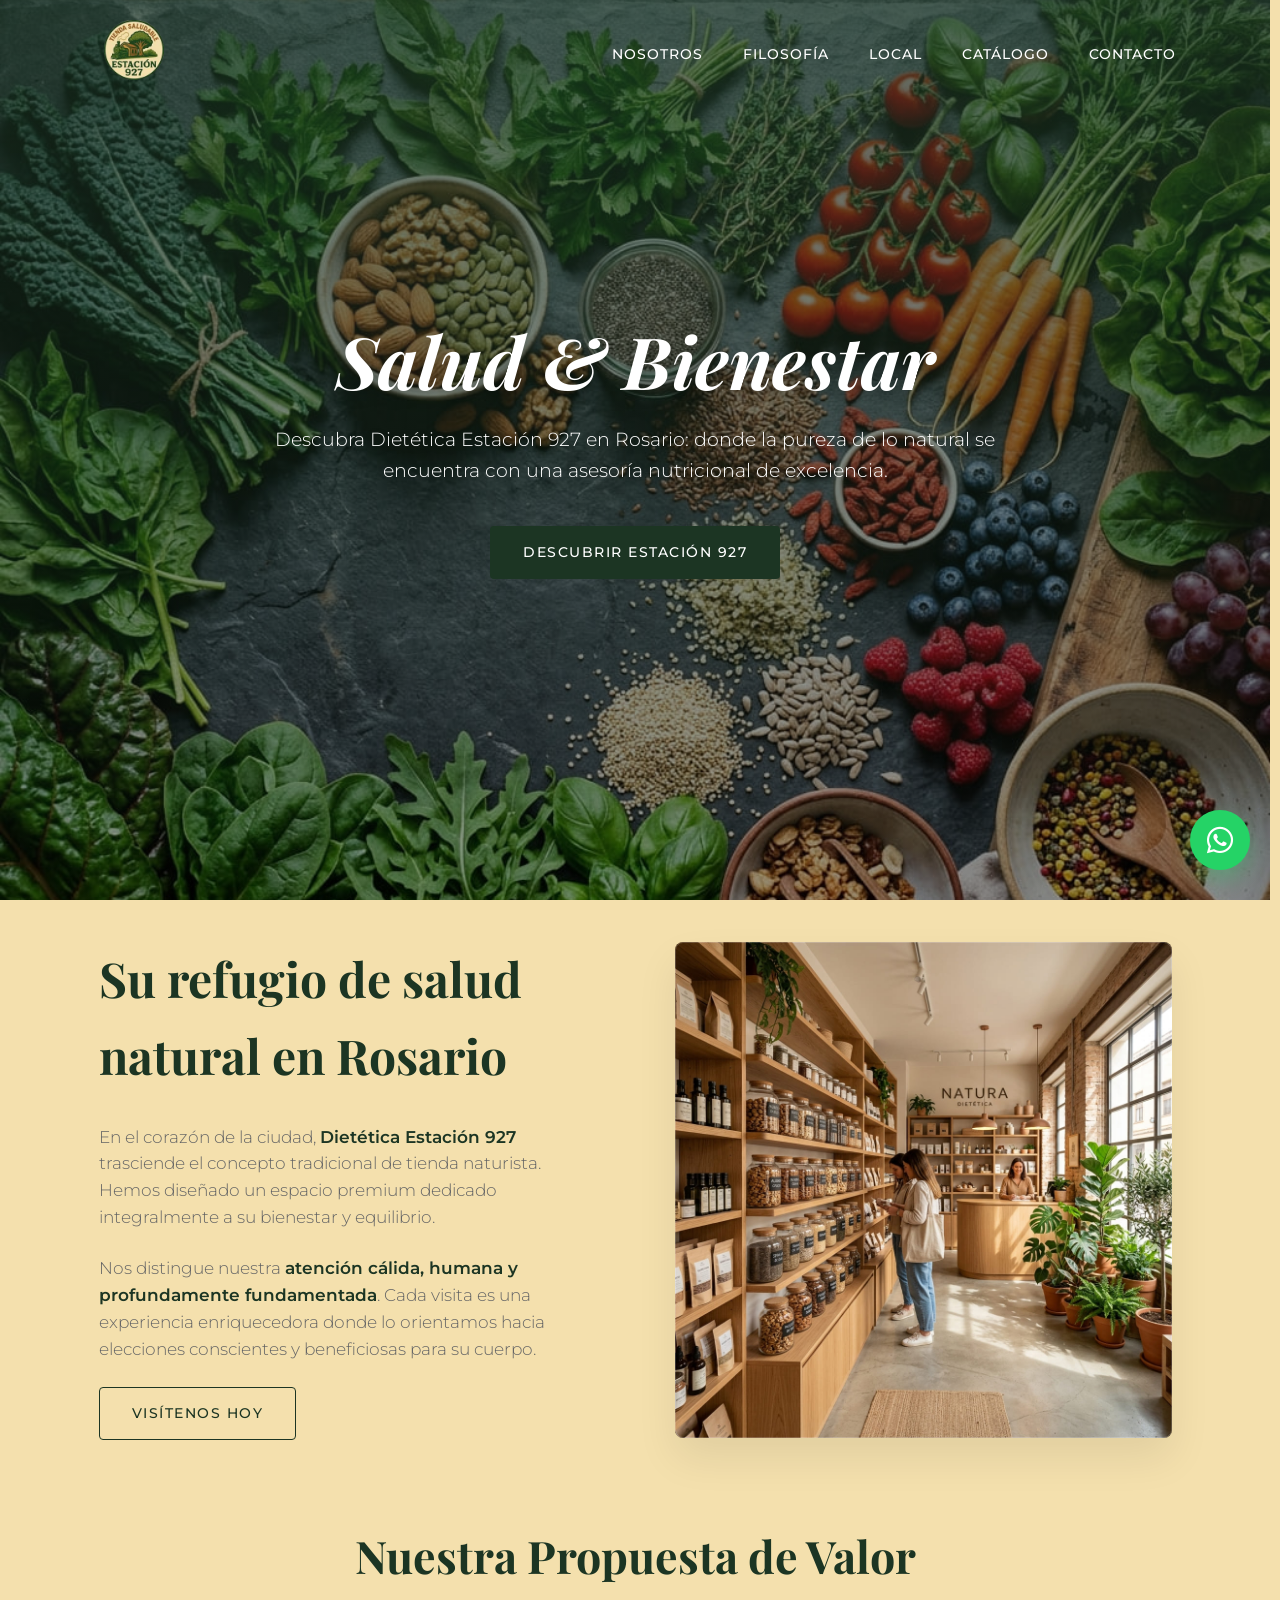
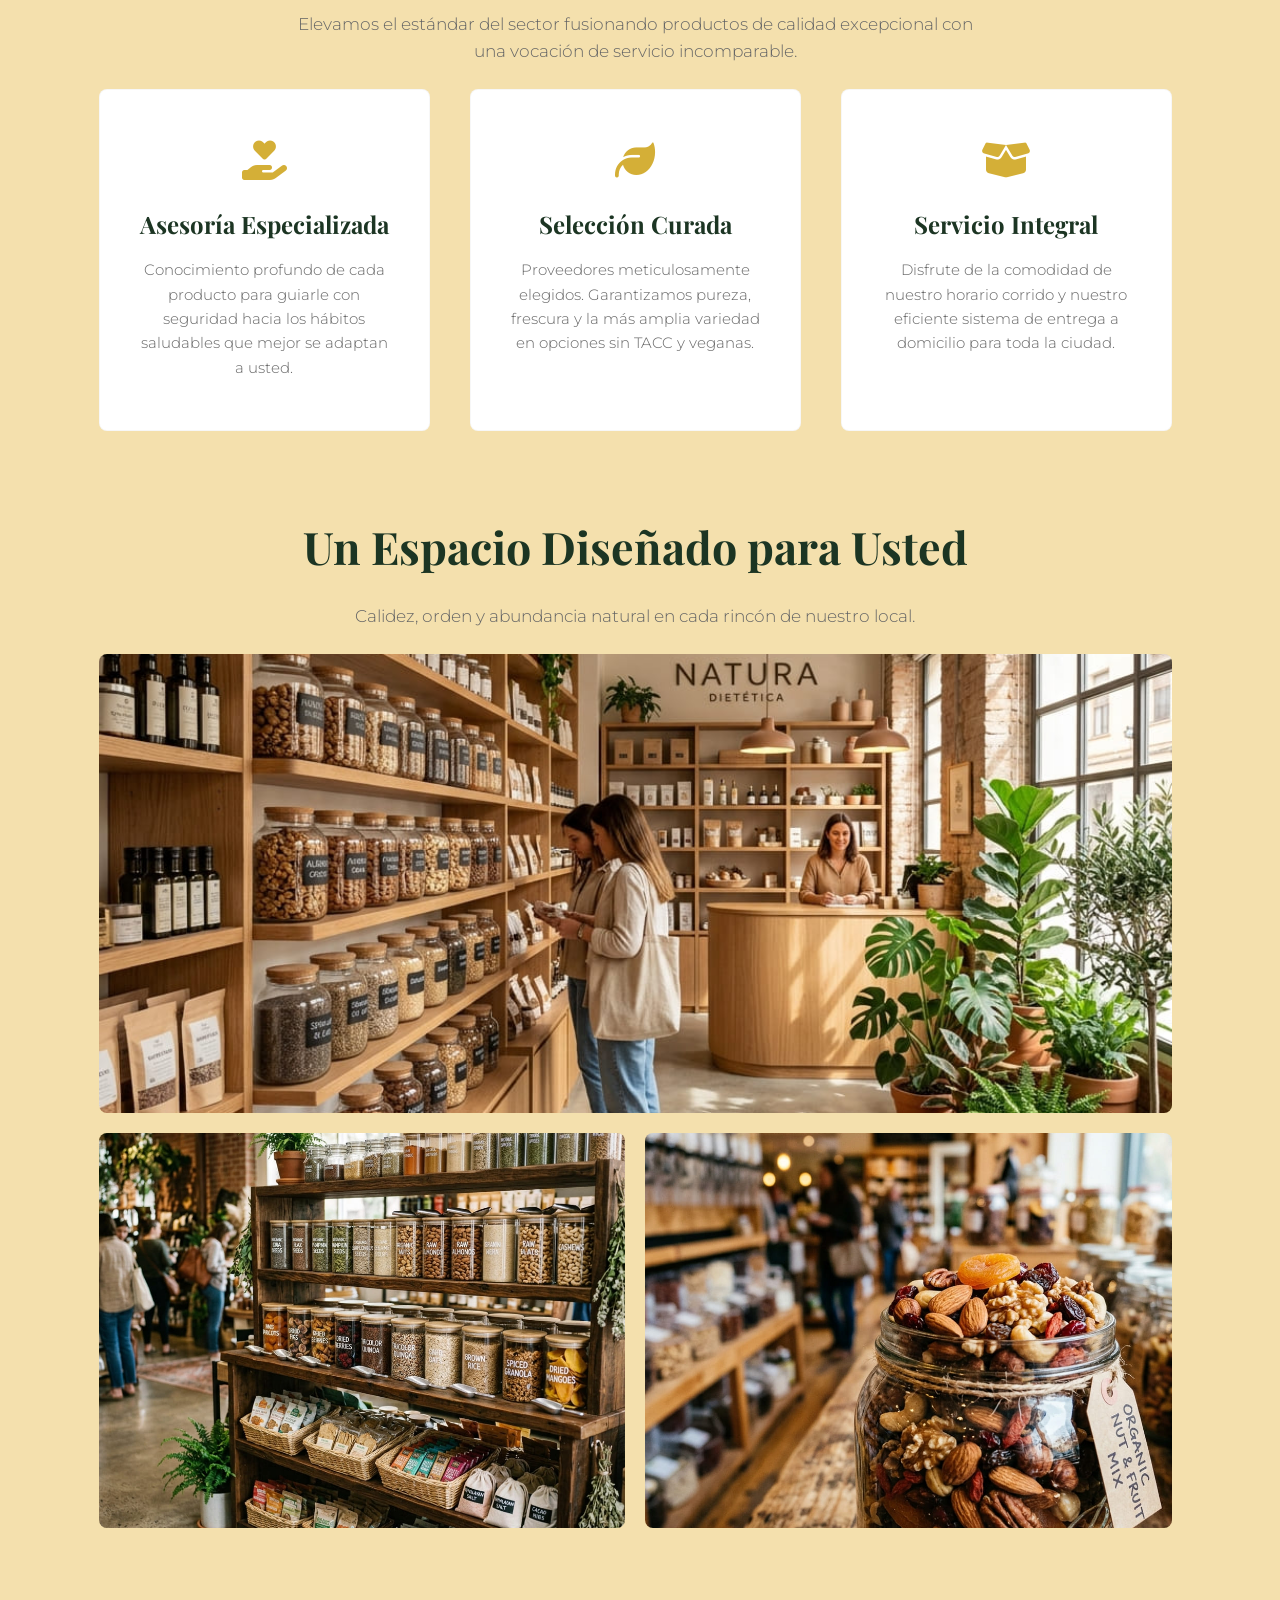
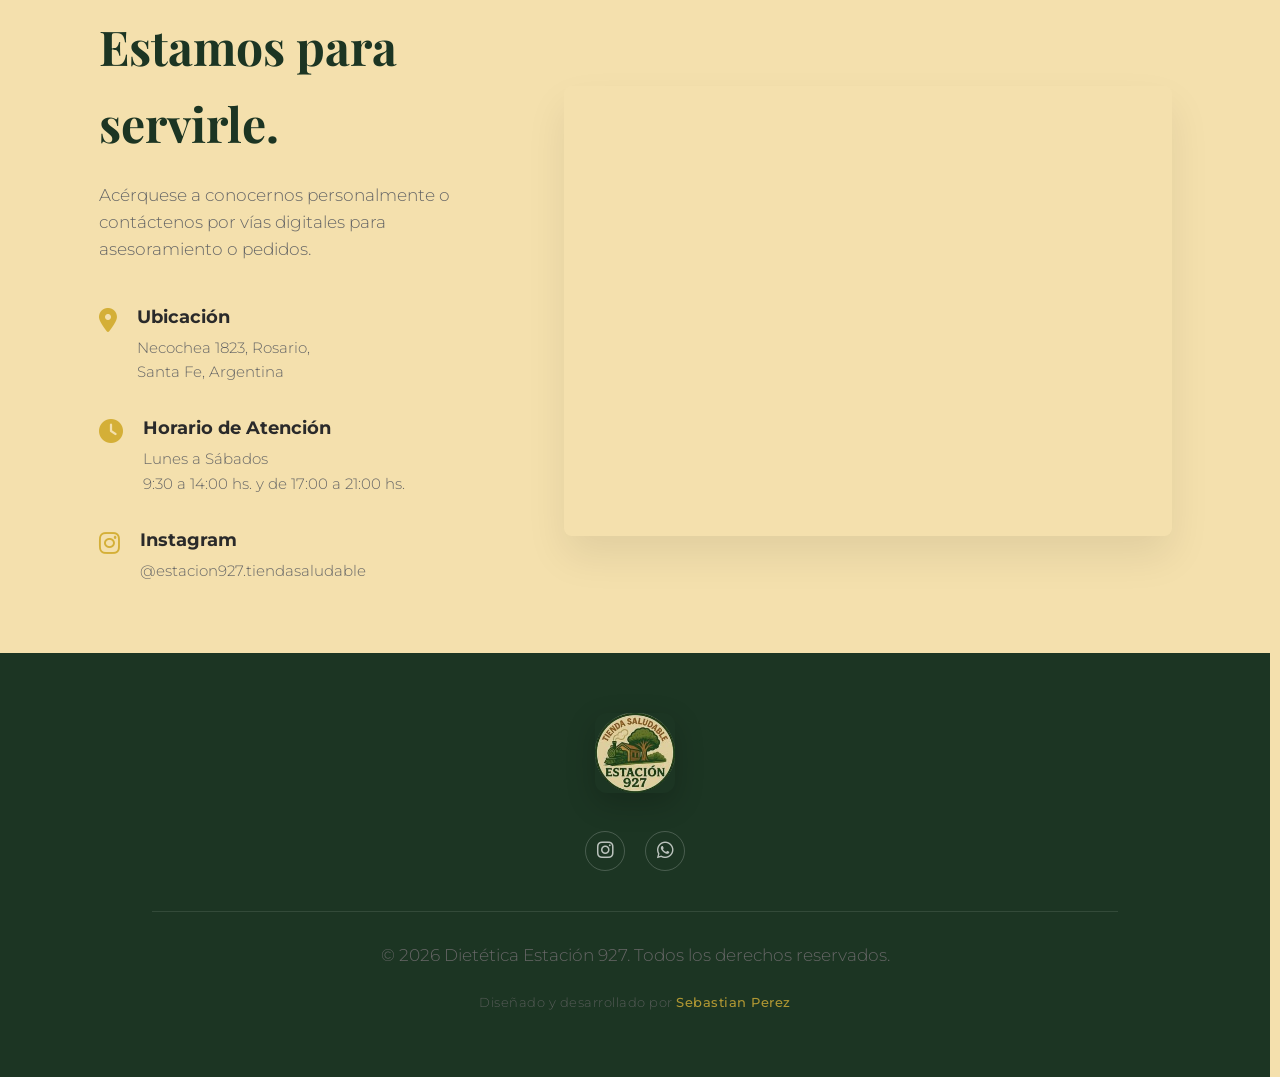
<file: index.html>
<!DOCTYPE html>
<html lang="es">

<head>
    <meta charset="UTF-8">
    <meta name="viewport" content="width=device-width, initial-scale=1.0">
    <title>Dietética Estación 927 | Experiencia Saludable Premium</title>
    <meta name="description"
        content="Dietética Estación 927 en Rosario. Alimentación consciente, productos naturales premium y atención personalizada en nuestro local de Necochea 1823.">

    <!-- Favicon -->
    <link rel="icon" type="image/png" href="assets/img/logo-estacion-927.png?v=5">

    <!-- Google Fonts -->
    <link rel="preconnect" href="https://fonts.googleapis.com">
    <link rel="preconnect" href="https://fonts.gstatic.com" crossorigin>
    <link
        href="https://fonts.googleapis.com/css2?family=Montserrat:wght@300;400;500;600&family=Playfair+Display:ital,wght@0,400;0,600;0,700;1,400&display=swap"
        rel="stylesheet">

    <!-- Font Awesome -->
    <link rel="stylesheet" href="https://cdnjs.cloudflare.com/ajax/libs/font-awesome/6.4.0/css/all.min.css">
    <link rel="stylesheet" href="assets/css/styles.css?v=5">
</head>

<body>

    <header id="header">
        <div class="container nav-container">
            <a href="#inicio" class="logo">
                <img src="assets/img/logo-estacion-927.png?v=5" alt="Estación 927">
            </a>
            <button class="mobile-menu-btn" id="mobileMenuBtn">
                <i class="fa-solid fa-bars"></i>
            </button>
            <ul class="nav-links" id="navLinks">
                <li><a href="#nosotros">Nosotros</a></li>
                <li><a href="#filosofia">Filosofía</a></li>
                <li><a href="#local">Local</a></li>
                <li><a href="catalogo.html">Catálogo</a></li>
                <li><a href="#contacto">Contacto</a></li>
            </ul>
            <div class="nav-backdrop" id="navBackdrop" aria-hidden="true"></div>
        </div>
    </header>

    <section class="hero" id="inicio">
        <div class="hero-bg" id="heroBg"></div>
        <div class="hero-content">
            <h1>Salud & Bienestar</h1>
            <p>Descubra Dietética Estación 927 en Rosario: donde la pureza de lo natural se encuentra con una asesoría
                nutricional de excelencia.</p>
            <a href="#nosotros" class="btn btn-primary">Descubrir Estación 927</a>
        </div>
    </section>

    <section class="about section-padding" id="nosotros">
        <div class="container about-grid">
            <div class="about-text reveal">
                <h2>Su refugio de salud natural en Rosario</h2>
                <p>En el corazón de la ciudad, <strong>Dietética Estación 927</strong> trasciende el concepto
                    tradicional de tienda naturista. Hemos diseñado un espacio premium dedicado integralmente a su
                    bienestar y equilibrio.</p>
                <p>Nos distingue nuestra <strong>atención cálida, humana y profundamente fundamentada</strong>. Cada
                    visita es una experiencia enriquecedora donde lo orientamos hacia elecciones conscientes y
                    beneficiosas para su cuerpo.</p>
                <a href="#contacto" class="btn btn-outline" class="btn btn-outline mt-sm">Visítenos hoy</a>
            </div>
            <div class="about-image-wrapper reveal">
                <img src="assets/img/about-interior.png?v=5" alt="Interior Dietética Estación 927">
            </div>
        </div>
    </section>

    <section class="pillars section-padding" id="filosofia">
        <div class="container">
            <div class="section-header text-center reveal">
                <h2>Nuestra Propuesta de Valor</h2>
                <p>Elevamos el estándar del sector fusionando productos de calidad excepcional con una vocación de
                    servicio incomparable.</p>
            </div>
            <div class="pillars-grid">
                <div class="pillar-card reveal">
                    <i class="fa-solid fa-hand-holding-heart pillar-icon"></i>
                    <h3>Asesoría Especializada</h3>
                    <p>Conocimiento profundo de cada producto para guiarle con seguridad hacia los hábitos saludables
                        que mejor se adaptan a usted.</p>
                </div>
                <div class="pillar-card reveal">
                    <i class="fa-solid fa-leaf pillar-icon"></i>
                    <h3>Selección Curada</h3>
                    <p>Proveedores meticulosamente elegidos. Garantizamos pureza, frescura y la más amplia variedad en
                        opciones sin TACC y veganas.</p>
                </div>
                <div class="pillar-card reveal">
                    <i class="fa-solid fa-box-open pillar-icon"></i>
                    <h3>Servicio Integral</h3>
                    <p>Disfrute de la comodidad de nuestro horario corrido y nuestro eficiente sistema de entrega a
                        domicilio para toda la ciudad.</p>
                </div>
            </div>
        </div>
    </section>

    <section class="gallery section-padding" id="local">
        <div class="container">
            <div class="section-header text-center reveal">
                <h2>Un Espacio Diseñado para Usted</h2>
                <p>Calidez, orden y abundancia natural en cada rincón de nuestro local.</p>
            </div>
            <div class="gallery-grid">
                <div class="gallery-item large reveal">
                    <img src="assets/img/about-interior.png?v=5" alt="Local Dietética Estación 927">
                    <div class="gallery-overlay">
                        <h3>Ambiente Acogedor</h3>
                    </div>
                </div>
                <div class="gallery-item reveal">
                    <img src="assets/img/gallery-shelves.png?v=5" alt="Estanterías con variedad">
                    <div class="gallery-overlay">
                        <h3>Variedad y Orden</h3>
                    </div>
                </div>
                <div class="gallery-item reveal">
                    <img src="assets/img/gallery-detail.png?v=5" alt="Detalles de productos">
                    <div class="gallery-overlay">
                        <h3>Calidad en Detalle</h3>
                    </div>
                </div>
            </div>
        </div>
    </section>

    <section class="contact section-padding" id="contacto">
        <div class="container contact-grid">
            <div class="contact-info reveal">
                <h2>Estamos para servirle.</h2>
                <p>Acérquese a conocernos personalmente o contáctenos por vías digitales para asesoramiento o pedidos.
                </p>

                <ul class="info-list">
                    <li>
                        <i class="fa-solid fa-location-dot info-icon"></i>
                        <div class="info-text">
                            <h4>Ubicación</h4>
                            <p>Necochea 1823, Rosario,<br>Santa Fe, Argentina</p>
                        </div>
                    </li>
                    <li>
                        <i class="fa-solid fa-clock info-icon"></i>
                        <div class="info-text">
                            <h4>Horario de Atención</h4>
                            <p>Lunes a Sábados<br>9:30 a 14:00 hs. y de 17:00 a 21:00 hs.</p>
                        </div>
                    </li>
                    <li>
                        <i class="fa-brands fa-instagram info-icon"></i>
                        <div class="info-text">
                            <h4>Instagram</h4>
                            <p><a href="https://www.instagram.com/estacion927.tiendasaludable/"
                                    target="_blank">@estacion927.tiendasaludable</a></p>
                        </div>
                    </li>
                </ul>
            </div>
            <div class="map-container reveal">
                <iframe
                    src="https://maps.google.com/maps?q=Necochea%201823,%20S2000%20Rosario,%20Santa%20Fe,%20Argentina&t=&z=15&ie=UTF8&iwloc=&output=embed"
                    allowfullscreen="" loading="lazy" referrerpolicy="no-referrer-when-downgrade"></iframe>
            </div>
        </div>
    </section>

    <footer>
        <div class="container">
            <div class="footer-logo">
                <img src="assets/img/logo-estacion-927.png?v=5" alt="Estación 927 Logo">
            </div>
            <div class="social-links">
                <a href="https://instagram.com/dieteticaEstación 927" target="_blank" aria-label="Instagram"><i
                        class="fa-brands fa-instagram"></i></a>
                <a href="https://api.whatsapp.com/send?phone=5493412156308" target="_blank" aria-label="WhatsApp"><i
                        class="fa-brands fa-whatsapp"></i></a>
            </div>
            <div class="copyright">
                <p>&copy; 2026 Dietética Estación 927. Todos los derechos reservados.</p>
                <p class="developer-credit">Diseñado y desarrollado por <a href="https://sebastianperez.com.ar" target="_blank" rel="noopener">Sebastian Perez</a></p>
            </div>
        </div>
    </footer>

    <!-- WhatsApp CTA -->
    <a href="https://api.whatsapp.com/send?phone=5493412156308&text=Hola,%20quisiera%20hacer%20una%20consulta."
        class="whatsapp-float" target="_blank" aria-label="Contactar por WhatsApp">
        <i class="fa-brands fa-whatsapp"></i>
    </a>
    <!-- Scripts -->
    <script src="assets/js/animations.js?v=4"></script>
</body>

</html>
</file>
<file: assets/css/styles.css>
:root {
            --primary-color: #1c3523; /* Deep Forest Green */
            --primary-light: #2c4c34;
            --accent-color: #d4af37; /* Soft Gold */
            --bg-color: #f4e0ad; /* Warm Cream from Logo */
            --text-main: #2a2a2a;
            --text-muted: #666666;
            --white: #ffffff;
            --font-heading: 'Playfair Display', serif;
            --font-body: 'Montserrat', sans-serif;
            --transition: all 0.4s cubic-bezier(0.25, 0.46, 0.45, 0.94);
        }

        * {
            margin: 0;
            padding: 0;
            box-sizing: border-box;
        }

html {
    scroll-behavior: smooth;
    scrollbar-color: rgba(28, 53, 35, 0.72) rgba(244, 224, 173, 0.55);
    scrollbar-width: thin;
    scrollbar-gutter: stable;
}

body {
    font-family: var(--font-body);
    background-color: var(--bg-color);
    color: var(--text-main);
    line-height: 1.6;
    overflow-x: hidden;
}

body.modal-open {
    overflow: hidden;
}

body.nav-open {
    overflow: hidden;
}

::-webkit-scrollbar {
    width: 12px;
    height: 12px;
}

::-webkit-scrollbar-track {
    background: linear-gradient(180deg, rgba(244, 224, 173, 0.55), rgba(255, 255, 255, 0.45));
}

::-webkit-scrollbar-thumb {
    background: linear-gradient(180deg, var(--primary-light), var(--primary-color));
    border: 3px solid rgba(244, 224, 173, 0.75);
    border-radius: 999px;
}

::-webkit-scrollbar-thumb:hover {
    background: linear-gradient(180deg, var(--primary-color), #112018);
}

::-webkit-scrollbar-corner {
    background: var(--bg-color);
}

        /* Typography */
        h1, h2, h3, h4 {
            font-family: var(--font-heading);
            font-weight: 700;
            color: var(--primary-color);
        }

        p {
            font-size: 1.05rem;
            color: var(--text-muted);
            margin-bottom: 1.5rem;
            font-weight: 300;
        }

        strong {
            font-weight: 600;
            color: var(--primary-color);
        }

        /* Utility */
        .container {
            max-width: 1200px;
            margin: 0 auto;
            padding: 0 5%;
        }

        .section-padding {
            padding: 40px 0;
        }

        .text-center {
            text-align: center;
        }

        /* Buttons */
        .btn {
            display: inline-block;
            padding: 14px 32px;
            font-family: var(--font-body);
            font-size: 0.9rem;
            font-weight: 500;
            text-transform: uppercase;
            letter-spacing: 1.5px;
            text-decoration: none;
            border-radius: 4px;
            transition: var(--transition);
            cursor: pointer;
            border: 1px solid transparent;
        }

        .btn-primary {
            background-color: var(--primary-color);
            color: var(--white);
        }

        .btn-primary:hover {
            background-color: var(--primary-light);
            transform: translateY(-2px);
            box-shadow: 0 10px 20px rgba(28, 53, 35, 0.15);
        }

        .btn-outline {
            background-color: transparent;
            color: var(--primary-color);
            border-color: var(--primary-color);
        }

        .btn-outline:hover {
            background-color: var(--primary-color);
            color: var(--white);
        }

        /* Header / Nav */
        header {
            position: fixed;
            top: 0;
            left: 0;
            width: 100%;
            z-index: 1000;
            transition: var(--transition);
            padding: 20px 0;
        }

        header.scrolled {
            background: rgba(250, 249, 246, 0.95);
            backdrop-filter: blur(10px);
            padding: 10px 0;
            box-shadow: 0 5px 20px rgba(0, 0, 0, 0.05);
        }

        .nav-container {
            display: flex;
            justify-content: space-between;
            align-items: center;
        }

        .logo img {
            height: 60px;
            width: auto;
            transition: var(--transition);
            filter: drop-shadow(0 2px 4px rgba(0,0,0,0.1));
        }

        header.scrolled .logo img {
            height: 50px;
        }

        .nav-links {
            display: flex;
            gap: 40px;
            list-style: none;
        }

        .nav-links a {
            text-decoration: none;
            color: var(--white);
            font-weight: 500;
            font-size: 0.9rem;
            text-transform: uppercase;
            letter-spacing: 1px;
            transition: var(--transition);
            position: relative;
        }

        header.scrolled .nav-links a {
            color: var(--primary-color);
        }

        .nav-links a::after {
            content: '';
            position: absolute;
            bottom: -5px;
            left: 0;
            width: 0;
            height: 1px;
            background-color: var(--accent-color);
            transition: var(--transition);
        }

        .nav-links a:hover::after {
            width: 100%;
        }

        .mobile-menu-btn {
            display: none;
            color: var(--white);
            font-size: 1.5rem;
            cursor: pointer;
            background: none;
            border: none;
            transition: var(--transition);
        }

        .nav-backdrop {
            display: none;
        }
        
        header.scrolled .mobile-menu-btn {
            color: var(--primary-color);
        }

        /* Hero */
        .hero {
            height: 100vh;
            min-height: 600px;
            position: relative;
            display: flex;
            align-items: center;
            justify-content: center;
            text-align: center;
            overflow: hidden;
        }

        .hero::before {
            content: '';
            position: absolute;
            top: 0; left: 0; right: 0; bottom: 0;
            background: linear-gradient(to bottom, rgba(28, 53, 35, 0.7), rgba(0, 0, 0, 0.4));
            z-index: 1;
        }

        .hero-bg {
            position: absolute;
            top: 0; left: 0; width: 100%; height: 120%; /* for parallax */
            background-image: url('../img/hero-bg.png?v=5');
            background-size: cover;
            background-position: center;
            z-index: 0;
            transform: translateY(0);
        }

        .hero-content {
            position: relative;
            z-index: 2;
            max-width: 800px;
            padding: 0 20px;
            opacity: 0;
            transform: translateY(30px);
            animation: fadeUp 1s forwards 0.5s;
        }

        .hero h1 {
            color: var(--white);
            font-size: 4.5rem;
            line-height: 1.1;
            margin-bottom: 24px;
            font-style: italic;
            text-shadow: 0 4px 15px rgba(0,0,0,0.3);
        }

        .hero p {
            color: rgba(255, 255, 255, 1);
            font-size: 1.2rem;
            margin-bottom: 40px;
            text-shadow: 0 2px 10px rgba(0,0,0,0.2);
        }

        /* About Section */
        .about {
            background-color: var(--bg-color);
        }

        .about-grid {
            display: grid;
            grid-template-columns: 1fr 1fr;
            gap: 80px;
            align-items: center;
        }

        .about-text h2 {
            font-size: 3rem;
            margin-bottom: 30px;
        }

        .about-image-wrapper {
            position: relative;
            border-radius: 8px;
            overflow: hidden;
            box-shadow: 0 20px 40px rgba(0,0,0,0.08);
        }

        .about-image-wrapper img {
            width: 100%;
            height: auto;
            display: block;
            transition: transform 0.7s ease;
        }

        .about-image-wrapper:hover img {
            transform: scale(1.05);
        }
        
        .about-image-wrapper::after {
            content: '';
            position: absolute;
            inset: 0;
            border: 1px solid rgba(255,255,255,0.2);
            border-radius: 8px;
            pointer-events: none;
        }

        /* Pillars */
        .pillars {
            background-color: var(--bg-color);
        }

        .section-header {
            max-width: 700px;
            margin: 0 auto;
        }

        .section-header h2 {
            font-size: 2.8rem;
            margin-bottom: 20px;
        }

        .pillars-grid {
            display: grid;
            grid-template-columns: repeat(3, 1fr);
            gap: 40px;
        }

        .pillar-card {
            background: var(--white);
            padding: 50px 40px;
            text-align: center;
            border-radius: 8px;
            transition: var(--transition);
            border: 1px solid rgba(0,0,0,0.03);
        }

        .pillar-card:hover {
            transform: translateY(-10px);
            box-shadow: 0 15px 30px rgba(28, 53, 35, 0.08);
            background: var(--white);
            border-color: rgba(212, 175, 55, 0.2);
        }

        .pillar-icon {
            font-size: 2.5rem;
            color: var(--accent-color);
            margin-bottom: 25px;
        }

        .pillar-card h3 {
            font-size: 1.5rem;
            margin-bottom: 15px;
        }

        .pillar-card p {
            font-size: 0.95rem;
            margin-bottom: 0;
        }

        /* Gallery */
        .gallery {
            background-color: var(--bg-color);
        }

        .gallery-grid {
            display: grid;
            grid-template-columns: repeat(2, 1fr);
            gap: 20px;
        }

        .gallery-item {
            position: relative;
            overflow: hidden;
            border-radius: 8px;
            aspect-ratio: 4/3;
        }
        
        .gallery-item.large {
            grid-column: 1 / -1;
            aspect-ratio: 21/9;
        }

        .gallery-item img {
            width: 100%;
            height: 100%;
            object-fit: cover;
            transition: transform 0.8s ease;
        }

        .gallery-item:hover img {
            transform: scale(1.08);
        }

        .gallery-overlay {
            position: absolute;
            inset: 0;
            background: linear-gradient(to top, rgba(28, 53, 35, 0.8), transparent);
            display: flex;
            align-items: flex-end;
            padding: 30px;
            opacity: 0;
            transition: var(--transition);
        }

        .gallery-item:hover .gallery-overlay {
            opacity: 1;
        }

        .gallery-overlay h3 {
            color: var(--white);
            margin: 0;
            font-size: 1.5rem;
            font-family: var(--font-body);
            font-weight: 500;
        }

        /* Contact & Map */
        .contact {
            background-color: var(--bg-color);
        }

        .contact-grid {
            display: grid;
            grid-template-columns: 1fr 1.5fr;
            gap: 60px;
            align-items: center;
        }

        .contact-info h2 {
            font-size: 3rem;
            margin-bottom: 20px;
        }

        .info-list {
            list-style: none;
            margin-top: 40px;
        }

        .info-list li {
            display: flex;
            align-items: flex-start;
            gap: 20px;
            margin-bottom: 30px;
        }

        .info-icon {
            font-size: 1.5rem;
            color: var(--accent-color);
            margin-top: 5px;
        }

        .info-text h4 {
            font-size: 1.1rem;
            font-family: var(--font-body);
            margin-bottom: 5px;
            color: var(--text-main);
        }

        .info-text p {
            margin: 0;
            font-size: 0.95rem;
        }
        
        .info-text a {
            color: var(--text-muted);
            text-decoration: none;
            transition: var(--transition);
        }
        
        .info-text a:hover {
            color: var(--primary-color);
        }

        .map-container {
            border-radius: 8px;
            overflow: hidden;
            box-shadow: 0 20px 40px rgba(0,0,0,0.08);
            height: 450px;
        }

        .map-container iframe {
            width: 100%;
            height: 100%;
            border: 0;
        }

        /* Footer */
        footer {
            background-color: var(--primary-color);
            color: rgba(255,255,255,0.7);
            padding: 60px 0 40px;
            text-align: center;
        }

        .footer-logo {
            margin-bottom: 30px;
        }

        .footer-logo img {
            height: 80px;
            width: auto;
            border-radius: 12px;
            box-shadow: 0 10px 30px rgba(0,0,0,0.2);
            transition: var(--transition);
            opacity: 0.9;
        }
        
        .footer-logo img:hover {
            opacity: 1;
            transform: translateY(-5px) scale(1.05);
        }

        .social-links {
            display: flex;
            justify-content: center;
            gap: 20px;
            margin-bottom: 40px;
        }

        .social-links a {
            color: rgba(255,255,255,0.7);
            font-size: 1.2rem;
            transition: var(--transition);
            width: 40px;
            height: 40px;
            border-radius: 50%;
            border: 1px solid rgba(255,255,255,0.2);
            display: flex;
            align-items: center;
            justify-content: center;
            text-decoration: none;
        }

        .social-links a:hover {
            color: var(--white);
            border-color: var(--white);
            background-color: rgba(255,255,255,0.1);
            transform: translateY(-3px);
        }

        .copyright {
            font-size: 0.85rem;
            border-top: 1px solid rgba(255,255,255,0.1);
            padding-top: 30px;
            margin: 0 5%;
        }

        .developer-credit {
            font-size: 0.8rem;
            margin-top: 10px;
            opacity: 0.8;
            font-weight: 300;
            letter-spacing: 0.5px;
        }

        .developer-credit a {
            color: var(--accent-color);
            text-decoration: none;
            font-weight: 500;
            position: relative;
            transition: var(--transition);
        }

        .developer-credit a::after {
            content: '';
            position: absolute;
            width: 100%;
            transform: scaleX(0);
            height: 1px;
            bottom: -2px;
            left: 0;
            background-color: var(--accent-color);
            transform-origin: bottom right;
            transition: transform 0.3s ease-out;
        }

        .developer-credit a:hover {
            color: var(--white);
        }

        .developer-credit a:hover::after {
            transform: scaleX(1);
            transform-origin: bottom left;
            background-color: var(--white);
        }

        /* Floating WhatsApp */
        .whatsapp-float {
            position: fixed;
            bottom: 30px;
            right: 30px;
            background-color: #25D366;
            color: white;
            width: 60px;
            height: 60px;
            border-radius: 50%;
            display: flex;
            align-items: center;
            justify-content: center;
            font-size: 30px;
            box-shadow: 0 10px 20px rgba(37, 211, 102, 0.3);
            z-index: 1000;
            text-decoration: none;
            transition: var(--transition);
        }

        .whatsapp-float:hover {
            transform: scale(1.1) translateY(-5px);
            background-color: #20ba5a;
            box-shadow: 0 15px 25px rgba(37, 211, 102, 0.4);
        }

        .whatsapp-float::before {
            content: '¿Consultas? Escribinos';
            position: absolute;
            right: 75px;
            background-color: var(--primary-color);
            color: white;
            padding: 8px 15px;
            border-radius: 20px;
            font-size: 0.85rem;
            font-weight: 500;
            white-space: nowrap;
            opacity: 0;
            visibility: hidden;
            transition: var(--transition);
            box-shadow: 0 5px 15px rgba(0,0,0,0.1);
        }

        .whatsapp-float::after {
            content: '';
            position: absolute;
            right: 65px;
            border-width: 6px;
            border-style: solid;
            border-color: transparent transparent transparent var(--primary-color);
            opacity: 0;
            visibility: hidden;
            transition: var(--transition);
        }

        .whatsapp-float:hover::before,
        .whatsapp-float:hover::after {
            opacity: 1;
            visibility: visible;
            transform: translateX(-10px);
        }

        /* Animations */
        @keyframes fadeUp {
            from { opacity: 0; transform: translateY(30px); }
            to { opacity: 1; transform: translateY(0); }
        }

        .reveal {
            opacity: 0;
            transform: translateY(40px);
            transition: all 0.8s cubic-bezier(0.25, 0.46, 0.45, 0.94);
        }

        .reveal.active {
            opacity: 1;
            transform: translateY(0);
        }

        /* Mobile Adjustments */
        @media (max-width: 992px) {
            h1, .hero h1 { font-size: 3.5rem; }
            h2, .about-text h2, .section-header h2, .contact-info h2 { font-size: 2.5rem; }
            .about-grid, .contact-grid { gap: 40px; }
            .pillars-grid { grid-template-columns: repeat(2, 1fr); }
        }

        @media (max-width: 768px) {
            header {
                padding: 14px 0;
            }

            header.scrolled {
                padding: 10px 0;
            }

            .logo img {
                height: 54px;
            }

            header.scrolled .logo img {
                height: 48px;
            }

            .mobile-menu-btn {
                display: flex;
                align-items: center;
                justify-content: center;
                position: relative;
                z-index: 1202;
                width: 44px;
                height: 44px;
                border-radius: 50%;
                background: rgba(255, 255, 255, 0.14);
                border: 1px solid rgba(255, 255, 255, 0.28);
                color: var(--white);
                box-shadow: 0 10px 24px rgba(0, 0, 0, 0.12);
            }

            header.scrolled .mobile-menu-btn,
            body.nav-open .mobile-menu-btn {
                background: var(--primary-color);
                color: var(--white);
                border-color: rgba(212, 175, 55, 0.36);
            }

            .nav-backdrop {
                display: block;
                position: fixed;
                inset: 0;
                z-index: 1090;
                background: rgba(12, 24, 16, 0.54);
                backdrop-filter: blur(6px);
                opacity: 0;
                visibility: hidden;
                transition: opacity 0.34s ease, visibility 0.34s ease;
            }

            .nav-backdrop.active {
                opacity: 1;
                visibility: visible;
            }
            
            .nav-links {
                position: fixed;
                top: 0;
                right: 0;
                width: min(82vw, 340px);
                height: 100dvh;
                padding: 96px 32px 42px;
                background: linear-gradient(180deg, rgba(255, 255, 255, 0.98), rgba(244, 224, 173, 0.96));
                flex-direction: column;
                justify-content: flex-start;
                align-items: stretch;
                gap: 10px;
                transform: translateX(104%);
                opacity: 0.98;
                transition: transform 0.42s cubic-bezier(0.22, 1, 0.36, 1), box-shadow 0.42s ease;
                box-shadow: -24px 0 70px rgba(12, 24, 16, 0.24);
                border-left: 1px solid rgba(212, 175, 55, 0.25);
                z-index: 1100;
            }

            .nav-links::before {
                content: 'Menú';
                color: var(--accent-color);
                font-family: var(--font-heading);
                font-size: 2rem;
                line-height: 1;
                margin-bottom: 18px;
            }

            .nav-links.active {
                transform: translateX(0);
            }

            .nav-links li {
                width: 100%;
            }

            .nav-links a {
                display: flex;
                align-items: center;
                justify-content: space-between;
                width: 100%;
                color: var(--primary-color);
                font-size: 0.98rem;
                letter-spacing: 1.6px;
                padding: 15px 4px;
                border-bottom: 1px solid rgba(28, 53, 35, 0.1);
            }

            .nav-links a::after {
                content: '';
                position: static;
                width: 7px;
                height: 7px;
                border-radius: 50%;
                background: var(--accent-color);
                opacity: 0;
                transform: scale(0.5);
            }

            .nav-links a:hover::after,
            .nav-links a:focus-visible::after {
                width: 7px;
                opacity: 1;
                transform: scale(1);
            }

            .whatsapp-float::before,
            .whatsapp-float::after {
                display: none;
            }

            .hero h1 { font-size: 2.8rem; }
            .about-grid { grid-template-columns: 1fr; text-align: center; }
            .about-image-wrapper { order: -1; margin-bottom: 20px; }
            
            .pillars-grid { grid-template-columns: 1fr; }
            .gallery-grid { grid-template-columns: 1fr; }
            .gallery-item.large { aspect-ratio: 4/3; }
            
            .contact-grid { grid-template-columns: 1fr; }
            .info-list li { flex-direction: column; align-items: center; text-align: center; gap: 10px; }
            
            .section-padding { padding: 24px 0; }
        }

/* Helpers */
.mt-sm {
    margin-top: 15px;
}

/* Page hero */
.page-hero {
    min-height: 460px;
    padding: 150px 0 90px;
    position: relative;
    display: flex;
    align-items: center;
    text-align: center;
    overflow: hidden;
    background-image: linear-gradient(to bottom, rgba(28, 53, 35, 0.78), rgba(0, 0, 0, 0.45)), url('../img/gallery-shelves.png');
    background-size: cover;
    background-position: center;
}

.page-hero .container {
    position: relative;
    z-index: 2;
}

.page-hero h1 {
    color: var(--white);
    font-size: 3.4rem;
    line-height: 1.1;
    margin-bottom: 20px;
    font-style: italic;
    text-shadow: 0 4px 15px rgba(0,0,0,0.3);
}

.page-hero p {
    color: rgba(255, 255, 255, 0.94);
    max-width: 760px;
    margin: 0 auto;
}

/* Catalog */
.catalog-section {
    background-color: var(--bg-color);
}

.catalog-layout {
    display: flex;
    flex-direction: column;
    gap: 36px;
    align-items: stretch;
}

.catalog-toolbar {
    order: 2;
    display: flex;
    flex-direction: column;
    align-items: stretch;
    gap: 16px;
    max-width: 100%;
    margin: 0 0; /* 34px;*/
}

.catalog-field {
    display: flex;
    flex-direction: column;
    gap: 10px;
}

.catalog-field--category {
    max-width: 100%;
}

.catalog-field--search {
    max-width: 100%;
}

.catalog-field--diet {
    max-width: 100%;
}

.diet-filters {
    display: flex;
    gap: 8px;
    flex-wrap: wrap;
    align-items: center;
    height: 100%;
}

.diet-filter-btn {
    background: rgba(255, 255, 255, 0.82);
    border: 1px solid rgba(28, 53, 35, 0.16);
    border-radius: 999px;
    color: var(--primary-color);
    font-family: var(--font-body);
    font-size: 0.85rem;
    font-weight: 500;
    padding: 10px 18px;
    cursor: pointer;
    transition: var(--transition);
    outline: none;
    height: 46px; /* Match the height of other inputs */
}

.diet-filter-btn:hover {
    border-color: rgba(28, 53, 35, 0.34);
    box-shadow: 0 4px 12px rgba(28, 53, 35, 0.05);
}

.diet-filter-btn.active {
    background: var(--primary-color);
    color: var(--white);
    border-color: var(--primary-color);
}

.catalog-field label {
    color: var(--primary-color);
    font-size: 0.78rem;
    font-weight: 600;
    letter-spacing: 1.4px;
    text-transform: uppercase;
}

.category-filter,
.product-search {
    width: 100%;
    background-color: rgba(255, 255, 255, 0.82);
    border: 1px solid rgba(28, 53, 35, 0.16);
    border-radius: 999px;
    color: var(--primary-color);
    font-family: var(--font-body);
    font-size: 0.95rem;
    font-weight: 500;
    outline: none;
    transition: var(--transition);
}

.category-filter {
    appearance: none;
    background-image: linear-gradient(45deg, transparent 50%, var(--primary-color) 50%), linear-gradient(135deg, var(--primary-color) 50%, transparent 50%);
    background-position: calc(100% - 22px) 50%, calc(100% - 16px) 50%;
    background-size: 6px 6px, 6px 6px;
    background-repeat: no-repeat;
    cursor: pointer;
    padding: 14px 48px 14px 20px;
}

.product-search-wrapper {
    position: relative;
}

.product-search-wrapper i {
    position: absolute;
    top: 50%;
    left: 18px;
    transform: translateY(-50%);
    color: rgba(28, 53, 35, 0.52);
    pointer-events: none;
}

.product-search {
    padding: 14px 20px 14px 46px;
}

.product-search::placeholder {
    color: rgba(28, 53, 35, 0.48);
}

.category-filter:focus,
.category-filter:hover,
.product-search:focus,
.product-search:hover {
    border-color: rgba(28, 53, 35, 0.34);
    box-shadow: 0 12px 28px rgba(28, 53, 35, 0.09);
}

.products-grid-container {
    order: 3;
}

.products-grid {
    display: grid;
    grid-template-columns: repeat(auto-fit, minmax(190px, 1fr));
    gap: 22px;
}

.product-card {
    background: var(--white);
    border-radius: 18px;
    overflow: hidden;
    border: 1px solid rgba(28, 53, 35, 0.07);
    box-shadow: 0 14px 34px rgba(28, 53, 35, 0.08);
    transition: var(--transition);
    display: flex;
    flex-direction: column;
    min-height: 0;
    cursor: pointer;
}

.product-card:hover {
    transform: translateY(-4px);
    border-color: rgba(212, 175, 55, 0.32);
    box-shadow: 0 18px 40px rgba(28, 53, 35, 0.13);
}

.product-card:focus-visible {
    outline: 2px solid var(--accent-color);
    outline-offset: 4px;
}

.product-image {
    width: 100%;
    aspect-ratio: 16 / 10;
    object-fit: cover;
    display: block;
    background: var(--bg-color);
}

.product-content {
    padding: 18px;
    display: flex;
    flex-direction: column;
    gap: 12px;
    flex: 1;
}

.product-content h3 {
    font-family: var(--font-body);
    font-size: 0.98rem;
    line-height: 1.32;
    color: var(--primary-color);
    font-weight: 600;
    margin: 0;
}

.product-meta {
    display: flex;
    justify-content: space-between;
    align-items: center;
    gap: 12px;
    color: var(--text-muted);
    font-size: 0.86rem;
}

.product-flags {
    display: flex;
    align-items: center;
    justify-content: flex-end;
    gap: 7px;
    margin-left: auto;
}

.product-flag-icon {
    width: 28px;
    height: 28px;
    object-fit: contain;
    display: block;
    filter: drop-shadow(0 4px 8px rgba(28, 53, 35, 0.12));
    transition: var(--transition);
}

.product-card:hover .product-flag-icon {
    transform: translateY(-1px);
}

.product-badge {
    color: var(--primary-color);
    background: rgba(212, 175, 55, 0.16);
    border: 1px solid rgba(212, 175, 55, 0.25);
    padding: 5px 11px;
    border-radius: 999px;
    font-weight: 500;
    font-size: 0.78rem;
}

.product-card .btn {
    width: 100%;
    margin-top: auto;
    text-align: center;
    padding: 12px 14px;
    font-size: 0.78rem;
    letter-spacing: 1.2px;
    white-space: normal;
    line-height: 1.25;
    cursor: pointer;
}

.cart-panel {
    order: 1;
    background: var(--white);
    border-radius: 18px;
    padding: 26px;
    box-shadow: 0 18px 44px rgba(28, 53, 35, 0.12);
    border: 1px solid rgba(28, 53, 35, 0.07);
    display: flex;
    flex-direction: column;
}

.cart-panel h2 {
    font-size: 1.8rem;
    margin-bottom: 10px;
    scroll-margin-top: 110px;
}

.cart-empty {
    margin: 0;
    font-size: 0.95rem;
}

.cart-items {
    list-style: none;
    display: flex;
    flex-direction: column;
    gap: 16px;
    margin: 22px 0;
    max-height: 350px;
    overflow-y: auto;
    padding-right: 8px;
    scrollbar-color: rgba(28, 53, 35, 0.65) rgba(244, 224, 173, 0.45);
    scrollbar-width: thin;
}

.cart-items::-webkit-scrollbar {
    width: 6px;
}

.cart-items::-webkit-scrollbar-track {
    background: rgba(244, 224, 173, 0.38);
    border-radius: 999px;
}

.cart-items::-webkit-scrollbar-thumb {
    background: var(--primary-light);
    border-radius: 999px;
}

.cart-item {
    display: grid;
    grid-template-columns: 1fr auto;
    gap: 12px;
    align-items: center;
    border-bottom: 1px solid rgba(28, 53, 35, 0.1);
    padding-bottom: 14px;
}

.cart-item-title {
    color: var(--primary-color);
    font-weight: 600;
    font-size: 0.95rem;
}

.cart-controls {
    display: flex;
    align-items: center;
    gap: 8px;
}

.cart-control-btn {
    width: 30px;
    height: 30px;
    border-radius: 50%;
    border: 1px solid rgba(28, 53, 35, 0.2);
    background: transparent;
    color: var(--primary-color);
    cursor: pointer;
    transition: var(--transition);
}

.cart-control-btn:hover {
    background: var(--primary-color);
    color: var(--white);
}

.cart-quantity {
    min-width: 20px;
    text-align: center;
    font-weight: 600;
}

.cart-actions {
    display: flex;
    flex-direction: column;
    gap: 12px;
}

.btn-whatsapp {
    background-color: #25D366;
    color: var(--white);
    text-align: center;
}

.btn-whatsapp:hover {
    background-color: #20ba5a;
    transform: translateY(-2px);
    box-shadow: 0 10px 20px rgba(37, 211, 102, 0.25);
}

.btn[aria-disabled="true"] {
    opacity: 0.55;
    pointer-events: none;
}

/* Product detail modal */
.product-modal {
    position: fixed;
    inset: 0;
    z-index: 2000;
    display: flex;
    align-items: center;
    justify-content: center;
    padding: 20px;
    opacity: 0;
    pointer-events: none;
    transition: opacity 0.34s ease;
}

.product-modal.active,
.product-modal.closing {
    opacity: 1;
    pointer-events: auto;
}

.product-modal.closing {
    pointer-events: none;
}

.product-modal__backdrop {
    position: absolute;
    inset: 0;
    background: rgba(12, 24, 16, 0.56);
    backdrop-filter: blur(8px);
    opacity: 1;
    transition: opacity 0.34s ease;
}

.product-modal__dialog {
    position: relative;
    width: min(920px, 100%);
    max-height: min(86vh, 820px);
    overflow: hidden;
    background: var(--white);
    border: 1px solid rgba(212, 175, 55, 0.22);
    border-radius: 26px;
    box-shadow: 0 28px 80px rgba(12, 24, 16, 0.32);
    transform: translateY(34px) scale(0.9);
    opacity: 0;
    transition: transform 0.42s cubic-bezier(0.2, 0.9, 0.25, 1.12), opacity 0.34s ease;
}

.product-modal.active .product-modal__dialog {
    transform: translateY(0) scale(1);
    opacity: 1;
}

.product-modal.closing .product-modal__dialog {
    transform: translateY(18px) scale(0.96);
    opacity: 0;
}

.product-modal.closing .product-modal__backdrop {
    opacity: 0;
}

.product-modal__close {
    position: absolute;
    top: 18px;
    right: 18px;
    z-index: 2;
    width: 42px;
    height: 42px;
    border: 1px solid rgba(28, 53, 35, 0.12);
    border-radius: 50%;
    background: rgba(255, 255, 255, 0.88);
    color: var(--primary-color);
    cursor: pointer;
    display: flex;
    align-items: center;
    justify-content: center;
    transition: var(--transition);
}

.product-modal__close:hover {
    background: var(--primary-color);
    color: var(--white);
    transform: rotate(90deg);
}

.product-modal__body {
    display: grid;
    grid-template-columns: 1fr;
    max-height: inherit;
    overflow-y: auto;
    scrollbar-color: rgba(28, 53, 35, 0.65) rgba(244, 224, 173, 0.45);
    scrollbar-width: thin;
}

.product-modal__body::-webkit-scrollbar {
    width: 10px;
}

.product-modal__body::-webkit-scrollbar-track {
    background: rgba(244, 224, 173, 0.38);
    border-radius: 999px;
}

.product-modal__body::-webkit-scrollbar-thumb {
    background: linear-gradient(180deg, var(--primary-light), var(--primary-color));
    border: 2px solid rgba(255, 255, 255, 0.72);
    border-radius: 999px;
}

.product-modal__media {
    position: relative;
    background: var(--bg-color);
}

.product-modal__media img.product-modal__image {
    width: 100%;
    height: 260px;
    display: block;
    object-fit: cover;
}

.product-modal__content {
    padding: 28px;
}

.product-modal__content .product-meta {
    padding-right: 32px;
}

.product-modal__content h2 {
    font-family: var(--font-heading);
    color: var(--primary-color);
    font-size: 2rem;
    line-height: 1.1;
    margin: 16px 0 22px;
}

.product-detail-block {
    border-top: 1px solid rgba(28, 53, 35, 0.09);
    padding-top: 18px;
    margin-top: 18px;
}

.product-detail-block h3 {
    font-family: var(--font-body);
    font-size: 0.82rem;
    letter-spacing: 1.3px;
    text-transform: uppercase;
    color: var(--primary-color);
    margin-bottom: 10px;
}

.product-detail-block p,
.product-detail-block li {
    color: var(--text-muted);
    font-size: 0.98rem;
    line-height: 1.75;
}

.product-detail-block p {
    margin-bottom: 0;
}

.product-detail-block ul {
    list-style: none;
    display: grid;
    gap: 10px;
}

.product-detail-block li {
    position: relative;
    padding-left: 24px;
}

.product-detail-block li::before {
    content: '';
    position: absolute;
    left: 0;
    top: 0.78em;
    width: 7px;
    height: 7px;
    border-radius: 50%;
    background: var(--accent-color);
}

.product-modal__content .btn {
    width: 100%;
    margin-top: 24px;
    text-align: center;
}

@media (min-width: 992px) {
    .catalog-layout {
        display: grid;
        grid-template-columns: minmax(0, 1fr) 340px;
        grid-template-areas:
            "toolbar toolbar"
            "grid cart";
        align-items: start;
    }

    .catalog-toolbar {
        grid-area: toolbar;
        order: 0;
        flex-direction: row;
        align-items: end;
        flex-wrap: nowrap;
        gap: 20px;
    }

    .catalog-field--category {
        flex: 0 0 220px;
    }

    .catalog-field--search {
        flex: 1 1 auto;
    }
    
    .catalog-field--diet {
        flex: 0 0 auto;
    }

    .products-grid-container {
        grid-area: grid;
        order: 0;
    }

    .products-grid {
        grid-template-columns: repeat(auto-fit, minmax(205px, 1fr));
    }

    .cart-panel {
        grid-area: cart;
        order: 0;
        position: sticky;
        top: 110px;
        max-height: calc(100vh - 130px);
    }

    .cart-items {
        max-height: none;
        flex-grow: 1;
        overflow-y: auto;
    }
}

@media (min-width: 768px) {
    .product-modal__body {
        display: grid;
        grid-template-columns: 0.95fr 1.05fr;
        max-height: min(86vh, 620px);
        overflow: hidden;
        background: var(--white);
        padding: 0;
    }

    .product-modal__media {
        width: 100%;
        height: 100%;
        min-height: 560px;
        background: var(--bg-color);
        display: block;
        position: relative;
    }

    .product-modal__media img.product-modal__image {
        width: 100%;
        height: 100%;
        object-fit: cover;
        display: block;
        border-bottom: none;
    }

    .product-modal__content {
        padding: 44px;
        display: flex;
        flex-direction: column;
        justify-content: space-between;
        height: 100%;
        background: var(--white);
        overflow: hidden;
    }

    .product-modal__content .product-meta {
        display: flex;
        justify-content: space-between;
        align-items: center;
        margin-bottom: 8px;
    }

    .product-modal__content h2 {
        font-family: var(--font-heading);
        color: var(--primary-color);
        font-size: 2.2rem;
        line-height: 1.15;
        margin: 0 0 20px 0;
        padding-right: 36px;
    }

    .product-modal__details-wrapper {
        display: flex;
        flex-direction: column;
        flex-grow: 1;
        overflow-y: auto;
        padding-right: 12px;
        margin-bottom: 20px;
        scrollbar-color: rgba(28, 53, 35, 0.4) rgba(244, 224, 173, 0.25);
        scrollbar-width: thin;
    }

    .product-modal__details-wrapper::-webkit-scrollbar {
        width: 6px;
    }

    .product-modal__details-wrapper::-webkit-scrollbar-track {
        background: rgba(244, 224, 173, 0.2);
        border-radius: 999px;
    }

    .product-modal__details-wrapper::-webkit-scrollbar-thumb {
        background: var(--primary-light);
        border-radius: 999px;
    }

    .product-modal__details-wrapper .product-detail-block {
        margin-top: 20px;
        border-top: 1px solid rgba(28, 53, 35, 0.09);
        padding-top: 18px;
    }

    .product-modal__details-wrapper .product-detail-block:first-child {
        margin-top: 0;
        border-top: none;
        padding-top: 0;
    }

    .product-modal__details-wrapper .product-detail-block h3 {
        font-family: var(--font-body);
        font-size: 0.8rem;
        letter-spacing: 1.2px;
        text-transform: uppercase;
        color: var(--primary-color);
        margin-bottom: 12px;
        font-weight: 600;
    }

    .product-modal__details-wrapper .product-detail-block p {
        font-size: 0.9rem;
        line-height: 1.65;
        color: var(--text-muted);
        margin-bottom: 0;
    }

    .product-modal__details-wrapper .product-detail-block li {
        font-size: 0.9rem;
        line-height: 1.65;
        color: var(--text-muted);
    }

    .product-modal__content .btn-primary {
        width: 100%;
        margin-top: 0;
        padding: 16px 20px;
        font-size: 0.85rem;
        letter-spacing: 1.5px;
        flex-shrink: 0;
    }
}

@media (min-width: 1200px) {
    .products-grid {
        grid-template-columns: repeat(3, minmax(0, 1fr));
    }
}

@media (max-width: 768px) {
    .page-hero h1 {
        font-size: 2.6rem;
    }

    .page-hero {
        min-height: 380px;
        padding: 130px 0 70px;
    }
}

/* Infinite Scroll Skeleton Loader Styles */
.products-grid-container {
    grid-area: grid;
    display: flex;
    flex-direction: column;
    gap: 22px;
}

.catalog-loader {
    display: grid;
    grid-template-columns: repeat(auto-fit, minmax(190px, 1fr));
    gap: 22px;
    width: 100%;
}

@media (min-width: 992px) {
    .catalog-loader {
        grid-template-columns: repeat(auto-fit, minmax(205px, 1fr));
    }
}

@media (min-width: 1200px) {
    .catalog-loader {
        grid-template-columns: repeat(3, minmax(0, 1fr));
    }
}

.catalog-loader.hidden {
    display: none !important;
}

.skeleton-card {
    background: var(--white);
    border-radius: 18px;
    border: 1px solid rgba(28, 53, 35, 0.07);
    box-shadow: 0 14px 34px rgba(28, 53, 35, 0.08);
    height: 290px;
    position: relative;
    overflow: hidden;
}

.skeleton-card::before {
    content: '';
    display: block;
    position: absolute;
    left: -150px;
    top: 0;
    height: 100%;
    width: 150px;
    background: linear-gradient(to right, transparent 0%, rgba(255, 255, 255, 0.6) 50%, transparent 100%);
    animation: shimmer 1.5s infinite;
}

@keyframes shimmer {
    0% { left: -150px; }
    100% { left: 100%; }
}

#scrollSentinel {
    height: 20px;
    width: 100%;
}

/* Native CSS Scroll Improvements */
html {
    scroll-behavior: smooth;
}

/* Custom modern scrollbars */
::-webkit-scrollbar {
    width: 10px;
    height: 10px;
}

::-webkit-scrollbar-track {
    background: var(--bg-color);
}

::-webkit-scrollbar-thumb {
    background: var(--primary-light);
    border-radius: 999px;
    border: 2px solid var(--bg-color);
}

::-webkit-scrollbar-thumb:hover {
    background: var(--primary-color);
}

/* Micro-animations and native Scroll-driven animations for product cards */
@keyframes fadeInUp {
    from {
        opacity: 0;
        transform: translateY(20px);
    }
    to {
        opacity: 1;
        transform: translateY(0);
    }
}

.product-card {
    animation: fadeInUp 0.45s cubic-bezier(0.2, 0.9, 0.25, 1) forwards;
}

@supports (animation-timeline: view()) {
    @keyframes reveal-card {
        from {
            opacity: 0.3;
            transform: translateY(40px) scale(0.96);
        }
        to {
            opacity: 1;
            transform: translateY(0) scale(1);
        }
    }

    .product-card {
        animation: reveal-card linear both;
        animation-timeline: view();
        animation-range: entry 5% cover 25%;
    }
}


/* Feedback visual para agregar al carrito */
.btn.added {
    background-color: #20ba5a !important;
    border-color: #20ba5a !important;
    color: var(--white) !important;
    cursor: default;
    pointer-events: none;
    transform: none !important;
    box-shadow: none !important;
}

/* Mobile Cart Link in Header */
.mobile-cart-link {
    display: inline-flex;
    align-items: center;
    gap: 4px;
    color: var(--white);
    font-size: 1.1rem;
    font-weight: 500;
    text-decoration: none;
    transition: var(--transition);
    margin-left: auto;
    margin-right: 18px;
    padding: 8px 12px;
    border-radius: 99px;
    background: rgba(255, 255, 255, 0.12);
    border: 1px solid rgba(255, 255, 255, 0.18);
    position: relative;
    z-index: 1001;
}

header.scrolled .mobile-cart-link {
    color: var(--primary-color);
    background: rgba(28, 53, 35, 0.08);
    border-color: rgba(28, 53, 35, 0.14);
}

.mobile-cart-link i {
    font-size: 1rem;
}

.mobile-cart-count {
    font-size: 0.85rem;
    font-weight: 600;
}

@keyframes cartBump {
    0% { transform: scale(1); }
    30% { transform: scale(1.28); }
    50% { transform: scale(0.92); }
    100% { transform: scale(1); }
}

.cart-bump {
    animation: cartBump 0.4s cubic-bezier(0.25, 0.46, 0.45, 0.94);
}

@media (min-width: 768px) {
    .mobile-cart-link {
        display: none !important;
    }
}
</file>
